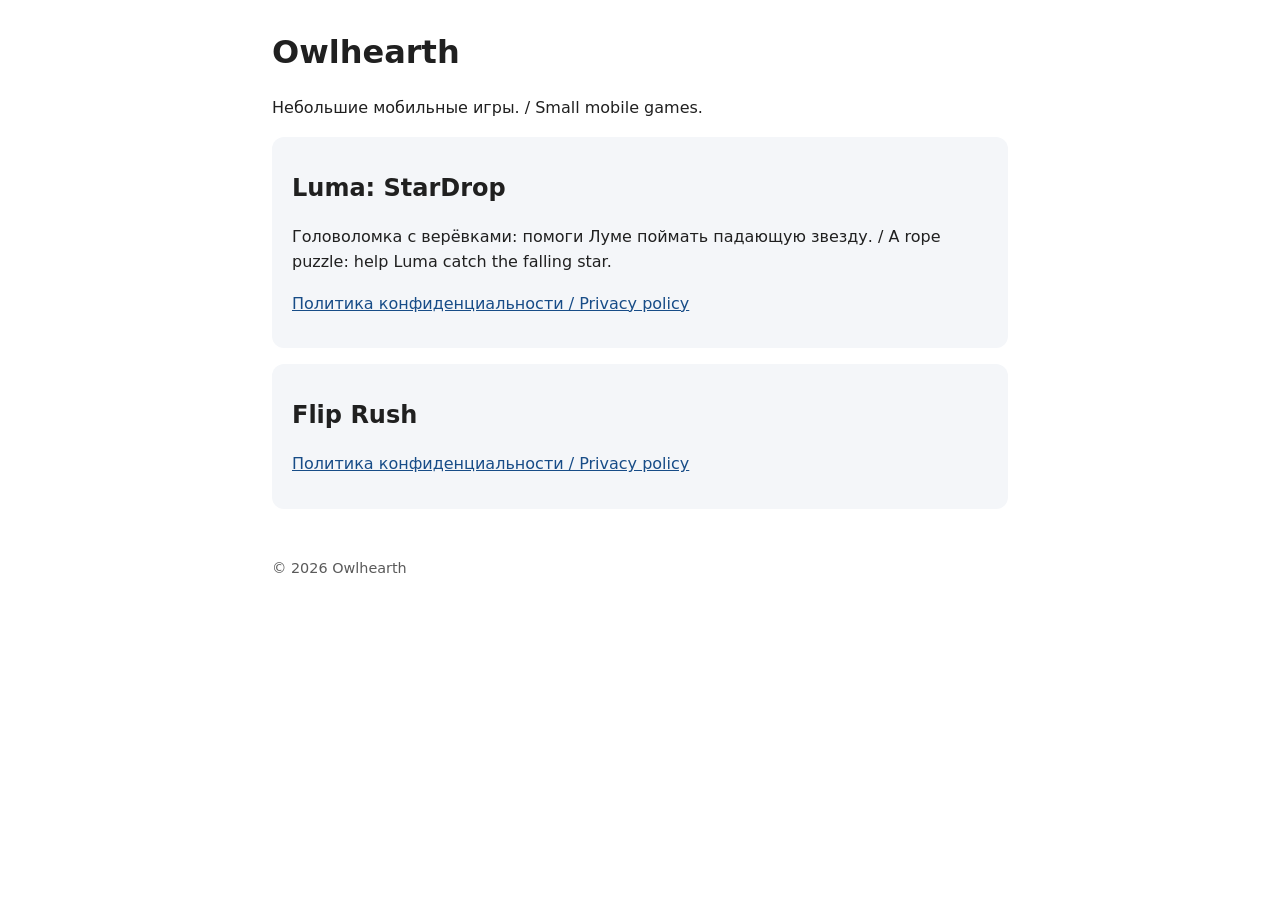
<file: index.html>
<!doctype html>
<html lang="ru">
<head>
  <meta charset="utf-8">
  <meta name="viewport" content="width=device-width, initial-scale=1">
  <title>Owlhearth</title>
  <link rel="stylesheet" href="style.css">
</head>
<body>
  <h1>Owlhearth</h1>
  <p>Небольшие мобильные игры. / Small mobile games.</p>
  <div class="card">
    <h2>Luma: StarDrop</h2>
    <p>Головоломка с верёвками: помоги Луме поймать падающую звезду. / A rope puzzle: help Luma catch the falling star.</p>
    <p><a href="stardrop/privacy-policy.html">Политика конфиденциальности / Privacy policy</a></p>
  </div>
  <div class="card">
    <h2>Flip Rush</h2>
    <p><a href="flip/privacy-policy.html">Политика конфиденциальности / Privacy policy</a></p>
  </div>
  <footer>&copy; 2026 Owlhearth</footer>
</body>
</html>
</file>
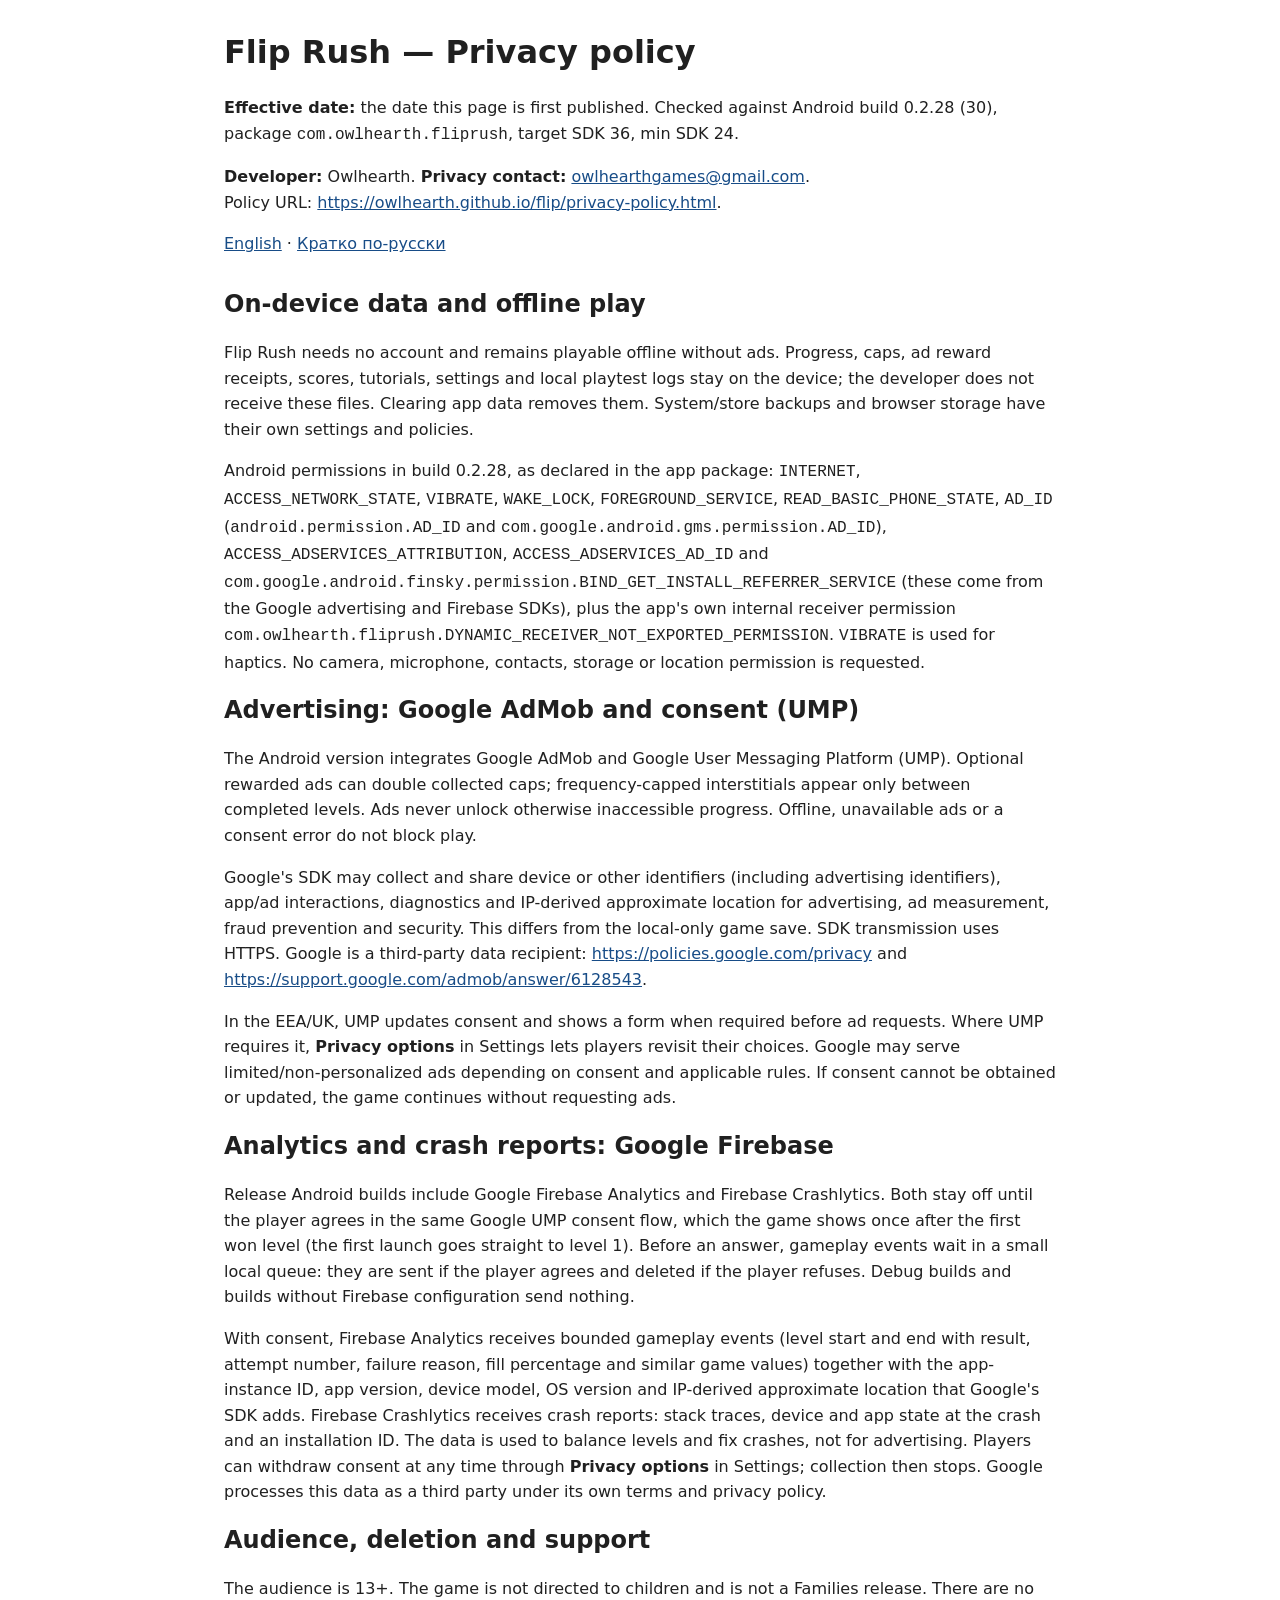
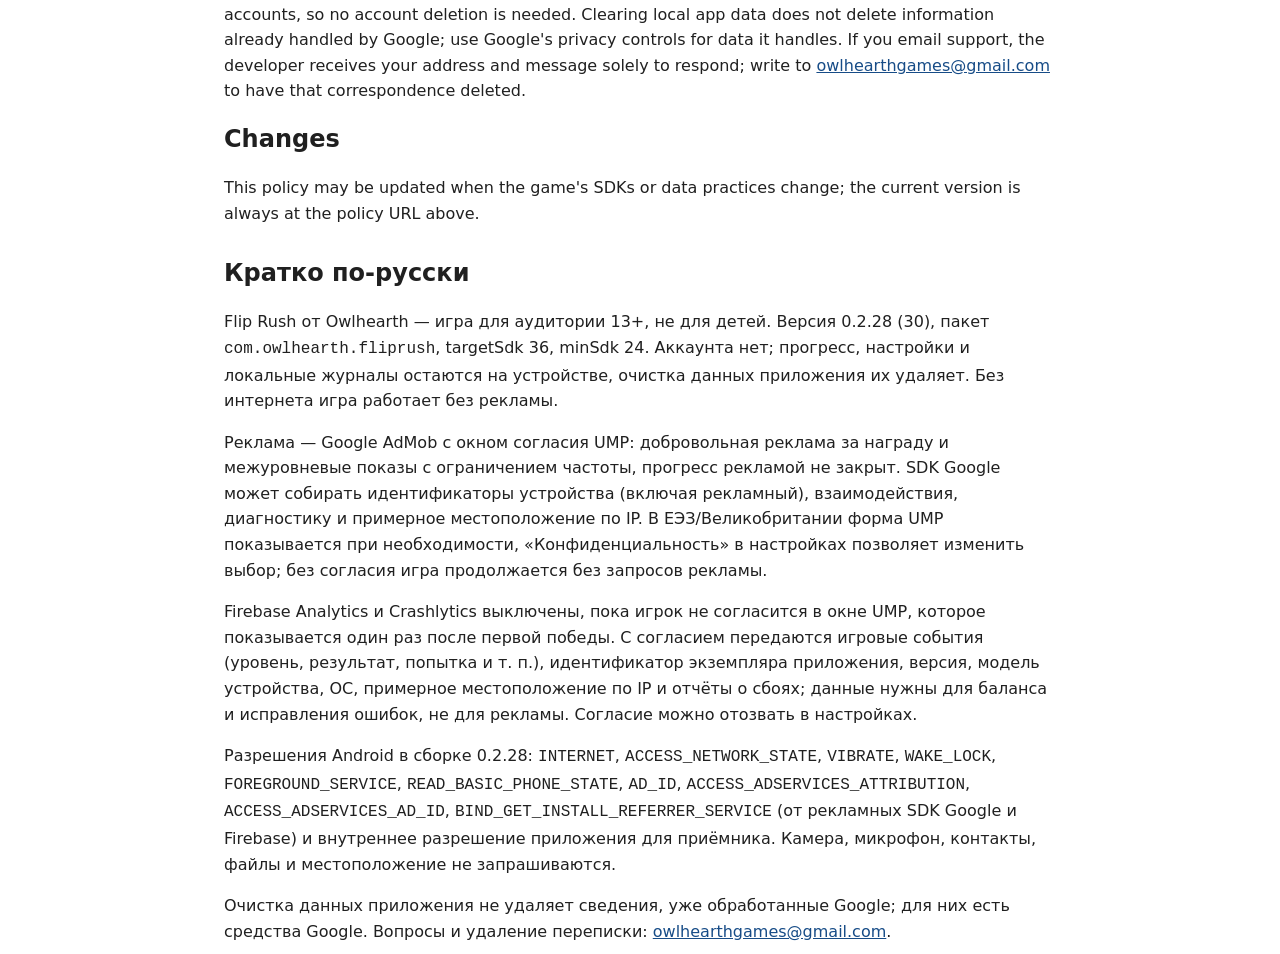
<file: flip/privacy-policy.html>
<!doctype html>
<html lang="en">
<head>
  <meta charset="utf-8">
  <meta name="viewport" content="width=device-width, initial-scale=1">
  <title>Flip Rush — Privacy policy</title>
  <style>
    body { max-width: 52rem; margin: 2rem auto; padding: 0 1rem; font: 1rem/1.6 system-ui, sans-serif; color: #202020; background: #fff; }
    h1, h2 { line-height: 1.3; }
    a { color: #174c87; overflow-wrap: anywhere; }
    section { margin-top: 2rem; }
  </style>
</head>
<body>
  <header>
    <h1>Flip Rush — Privacy policy</h1>
    <p><strong>Effective date:</strong> the date this page is first published. Checked against Android build 0.2.28 (30), package <code>com.owlhearth.fliprush</code>, target SDK 36, min SDK 24.</p>
    <p><strong>Developer:</strong> Owlhearth. <strong>Privacy contact:</strong> <a href="mailto:owlhearthgames@gmail.com">owlhearthgames@gmail.com</a>.<br>
      Policy URL: <a href="https://owlhearth.github.io/flip/privacy-policy.html">https://owlhearth.github.io/flip/privacy-policy.html</a>.</p>
    <nav aria-label="Language"><a href="#en">English</a> · <a href="#ru" lang="ru">Кратко по-русски</a></nav>
  </header>
  <main>
    <section id="en" aria-labelledby="en-title">
      <h2 id="en-title">On-device data and offline play</h2>
      <p>Flip Rush needs no account and remains playable offline without ads. Progress, caps, ad reward receipts, scores, tutorials, settings and local playtest logs stay on the device; the developer does not receive these files. Clearing app data removes them. System/store backups and browser storage have their own settings and policies.</p>
      <p>Android permissions in build 0.2.28, as declared in the app package: <code>INTERNET</code>, <code>ACCESS_NETWORK_STATE</code>, <code>VIBRATE</code>, <code>WAKE_LOCK</code>, <code>FOREGROUND_SERVICE</code>, <code>READ_BASIC_PHONE_STATE</code>, <code>AD_ID</code> (<code>android.permission.AD_ID</code> and <code>com.google.android.gms.permission.AD_ID</code>), <code>ACCESS_ADSERVICES_ATTRIBUTION</code>, <code>ACCESS_ADSERVICES_AD_ID</code> and <code>com.google.android.finsky.permission.BIND_GET_INSTALL_REFERRER_SERVICE</code> (these come from the Google advertising and Firebase SDKs), plus the app's own internal receiver permission <code>com.owlhearth.fliprush.DYNAMIC_RECEIVER_NOT_EXPORTED_PERMISSION</code>. <code>VIBRATE</code> is used for haptics. No camera, microphone, contacts, storage or location permission is requested.</p>

      <h2>Advertising: Google AdMob and consent (UMP)</h2>
      <p>The Android version integrates Google AdMob and Google User Messaging Platform (UMP). Optional rewarded ads can double collected caps; frequency-capped interstitials appear only between completed levels. Ads never unlock otherwise inaccessible progress. Offline, unavailable ads or a consent error do not block play.</p>
      <p>Google's SDK may collect and share device or other identifiers (including advertising identifiers), app/ad interactions, diagnostics and IP-derived approximate location for advertising, ad measurement, fraud prevention and security. This differs from the local-only game save. SDK transmission uses HTTPS. Google is a third-party data recipient: <a href="https://policies.google.com/privacy">https://policies.google.com/privacy</a> and <a href="https://support.google.com/admob/answer/6128543">https://support.google.com/admob/answer/6128543</a>.</p>
      <p>In the EEA/UK, UMP updates consent and shows a form when required before ad requests. Where UMP requires it, <strong>Privacy options</strong> in Settings lets players revisit their choices. Google may serve limited/non-personalized ads depending on consent and applicable rules. If consent cannot be obtained or updated, the game continues without requesting ads.</p>

      <h2>Analytics and crash reports: Google Firebase</h2>
      <p>Release Android builds include Google Firebase Analytics and Firebase Crashlytics. Both stay off until the player agrees in the same Google UMP consent flow, which the game shows once after the first won level (the first launch goes straight to level 1). Before an answer, gameplay events wait in a small local queue: they are sent if the player agrees and deleted if the player refuses. Debug builds and builds without Firebase configuration send nothing.</p>
      <p>With consent, Firebase Analytics receives bounded gameplay events (level start and end with result, attempt number, failure reason, fill percentage and similar game values) together with the app-instance ID, app version, device model, OS version and IP-derived approximate location that Google's SDK adds. Firebase Crashlytics receives crash reports: stack traces, device and app state at the crash and an installation ID. The data is used to balance levels and fix crashes, not for advertising. Players can withdraw consent at any time through <strong>Privacy options</strong> in Settings; collection then stops. Google processes this data as a third party under its own terms and privacy policy.</p>

      <h2>Audience, deletion and support</h2>
      <p>The audience is 13+. The game is not directed to children and is not a Families release. There are no accounts, so no account deletion is needed. Clearing local app data does not delete information already handled by Google; use Google's privacy controls for data it handles. If you email support, the developer receives your address and message solely to respond; write to <a href="mailto:owlhearthgames@gmail.com">owlhearthgames@gmail.com</a> to have that correspondence deleted.</p>

      <h2>Changes</h2>
      <p>This policy may be updated when the game's SDKs or data practices change; the current version is always at the policy URL above.</p>
    </section>

    <section id="ru" lang="ru" aria-labelledby="ru-title">
      <h2 id="ru-title">Кратко по-русски</h2>
      <p>Flip Rush от Owlhearth — игра для аудитории 13+, не для детей. Версия 0.2.28 (30), пакет <code>com.owlhearth.fliprush</code>, targetSdk 36, minSdk 24. Аккаунта нет; прогресс, настройки и локальные журналы остаются на устройстве, очистка данных приложения их удаляет. Без интернета игра работает без рекламы.</p>
      <p>Реклама — Google AdMob с окном согласия UMP: добровольная реклама за награду и межуровневые показы с ограничением частоты, прогресс рекламой не закрыт. SDK Google может собирать идентификаторы устройства (включая рекламный), взаимодействия, диагностику и примерное местоположение по IP. В ЕЭЗ/Великобритании форма UMP показывается при необходимости, «Конфиденциальность» в настройках позволяет изменить выбор; без согласия игра продолжается без запросов рекламы.</p>
      <p>Firebase Analytics и Crashlytics выключены, пока игрок не согласится в окне UMP, которое показывается один раз после первой победы. С согласием передаются игровые события (уровень, результат, попытка и т. п.), идентификатор экземпляра приложения, версия, модель устройства, ОС, примерное местоположение по IP и отчёты о сбоях; данные нужны для баланса и исправления ошибок, не для рекламы. Согласие можно отозвать в настройках.</p>
      <p>Разрешения Android в сборке 0.2.28: <code>INTERNET</code>, <code>ACCESS_NETWORK_STATE</code>, <code>VIBRATE</code>, <code>WAKE_LOCK</code>, <code>FOREGROUND_SERVICE</code>, <code>READ_BASIC_PHONE_STATE</code>, <code>AD_ID</code>, <code>ACCESS_ADSERVICES_ATTRIBUTION</code>, <code>ACCESS_ADSERVICES_AD_ID</code>, <code>BIND_GET_INSTALL_REFERRER_SERVICE</code> (от рекламных SDK Google и Firebase) и внутреннее разрешение приложения для приёмника. Камера, микрофон, контакты, файлы и местоположение не запрашиваются.</p>
      <p>Очистка данных приложения не удаляет сведения, уже обработанные Google; для них есть средства Google. Вопросы и удаление переписки: <a href="mailto:owlhearthgames@gmail.com">owlhearthgames@gmail.com</a>.</p>
    </section>
  </main>
</body>
</html>
</file>
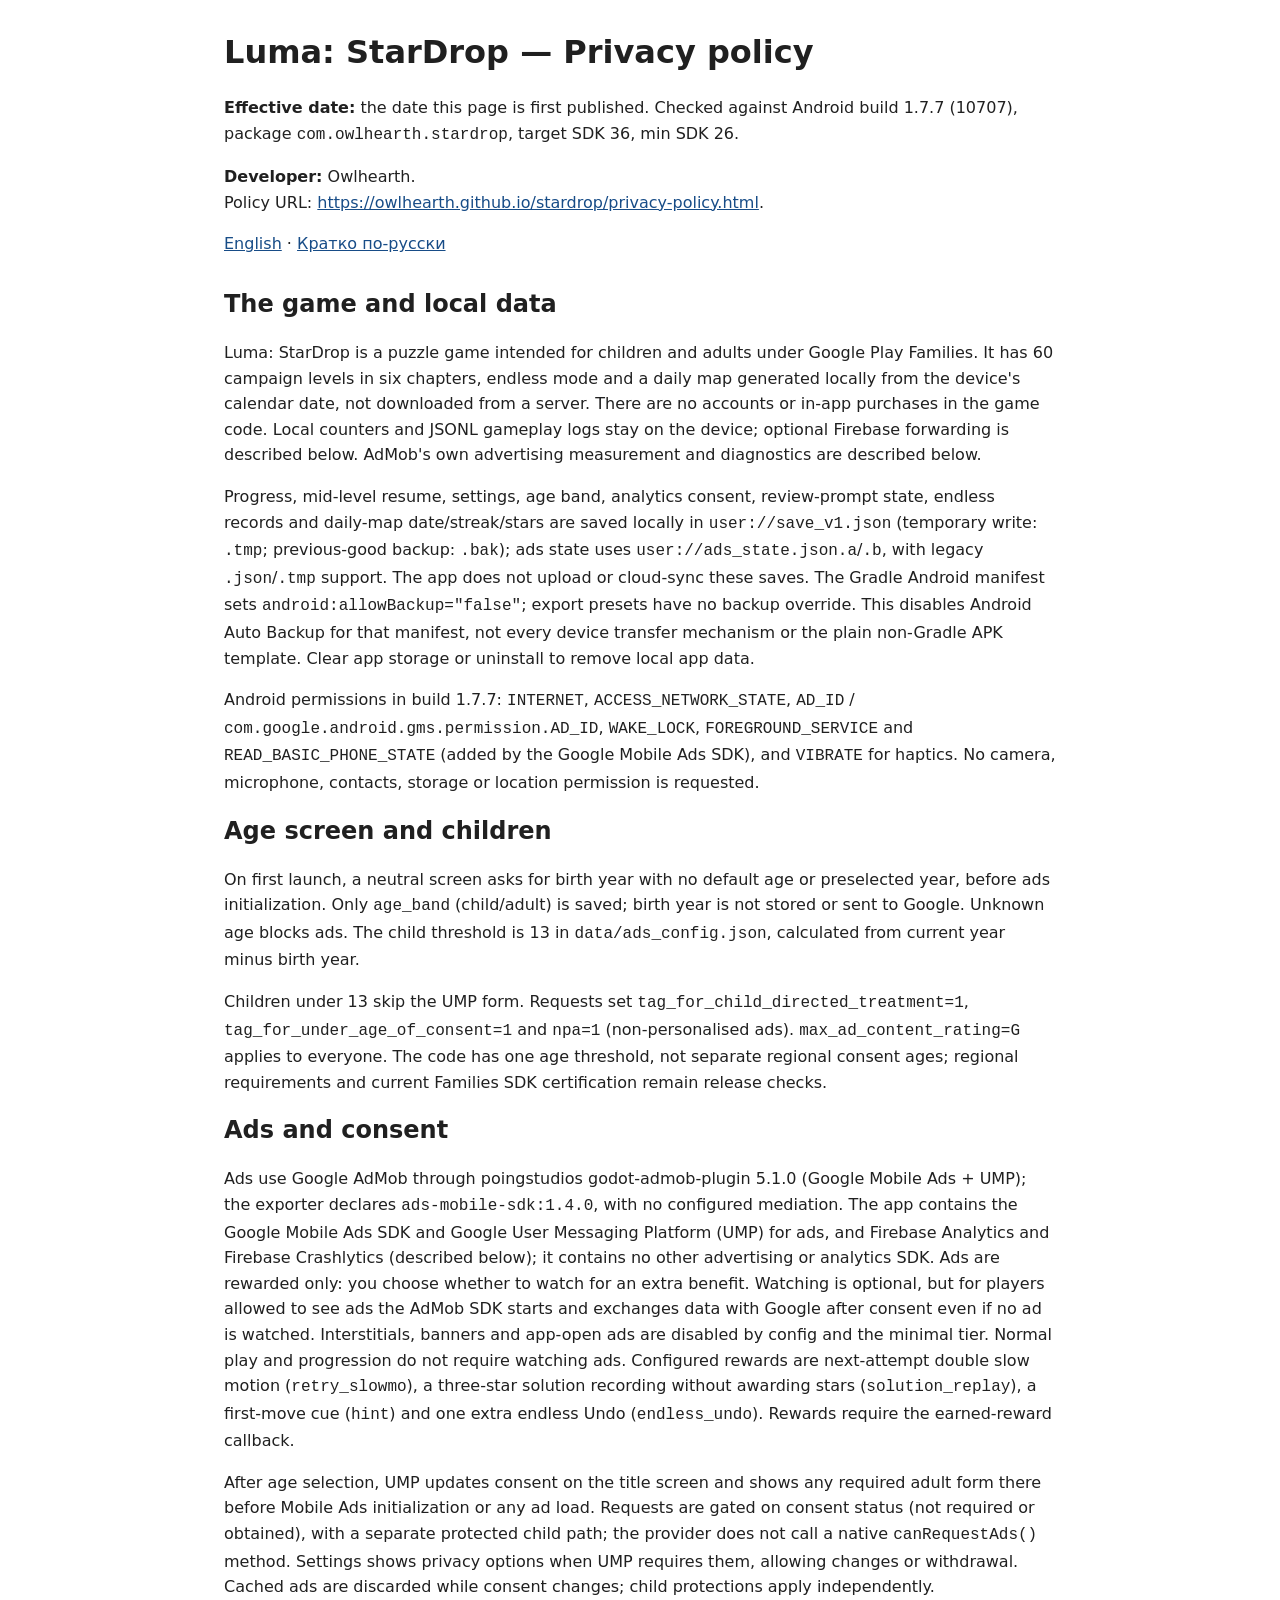
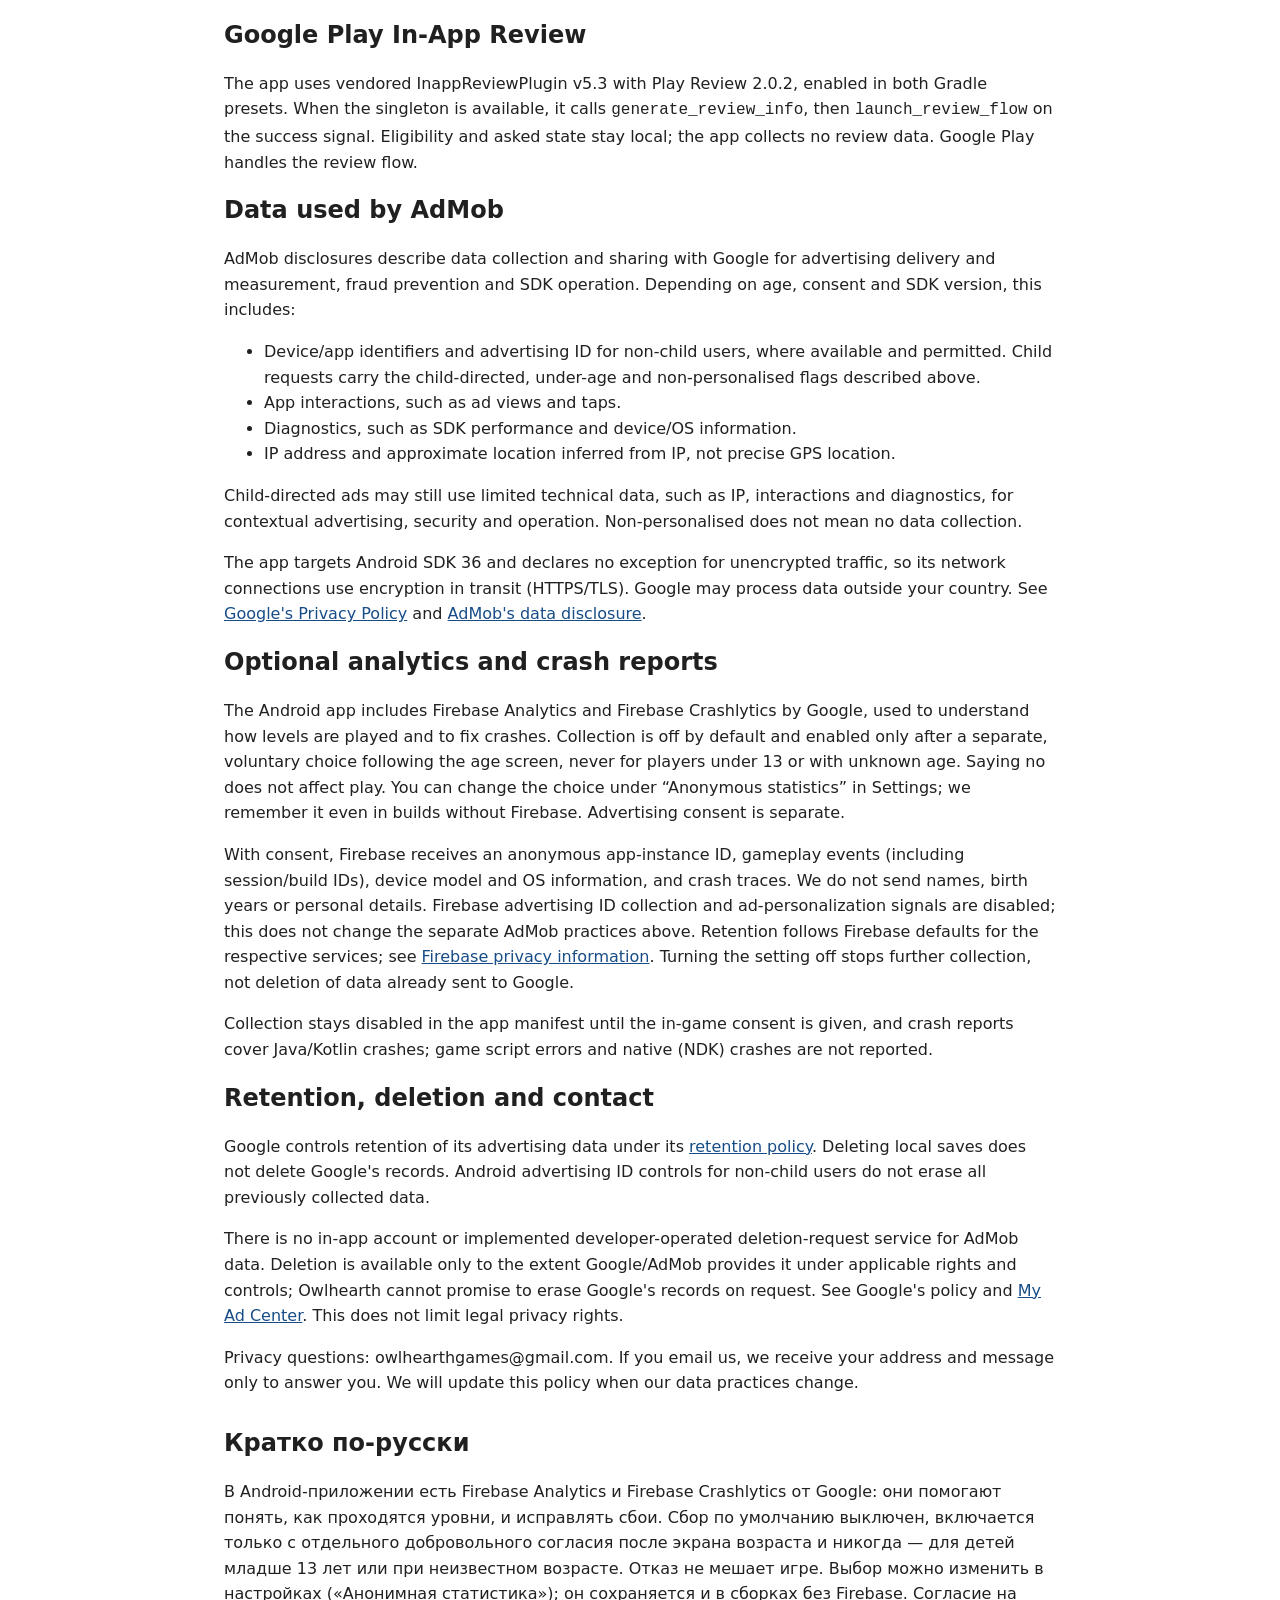
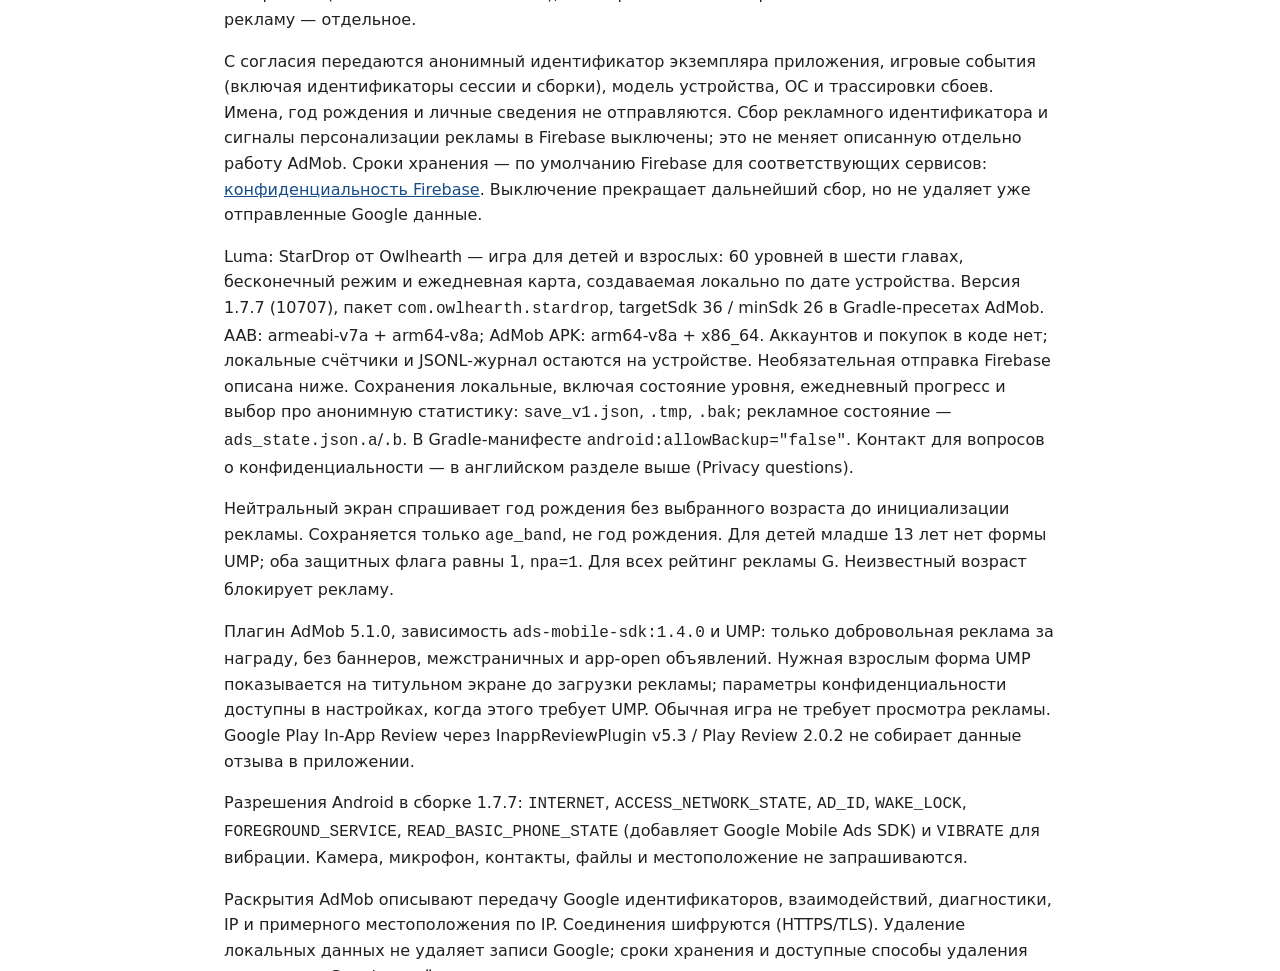
<file: stardrop/privacy-policy.html>
<!doctype html>
<html lang="en">
<head>
  <meta charset="utf-8">
  <meta name="viewport" content="width=device-width, initial-scale=1">
  <title>Luma: StarDrop — Privacy policy</title>
  <style>
    body { max-width: 52rem; margin: 2rem auto; padding: 0 1rem; font: 1rem/1.6 system-ui, sans-serif; color: #202020; background: #fff; }
    h1, h2 { line-height: 1.3; }
    a { color: #174c87; overflow-wrap: anywhere; }
    section { margin-top: 2rem; }
  </style>
</head>
<body>
  <header>
    <h1>Luma: StarDrop — Privacy policy</h1>
    <p><strong>Effective date:</strong> the date this page is first published. Checked against Android build 1.7.7 (10707), package <code>com.owlhearth.stardrop</code>, target SDK 36, min SDK 26.</p>
    <p><strong>Developer:</strong> Owlhearth.<br>
      Policy URL: <a href="https://owlhearth.github.io/stardrop/privacy-policy.html">https://owlhearth.github.io/stardrop/privacy-policy.html</a>.</p>
    <nav aria-label="Language"><a href="#en">English</a> · <a href="#ru" lang="ru">Кратко по-русски</a></nav>
  </header>
  <main>
    <section id="en" aria-labelledby="en-title">
      <h2 id="en-title">The game and local data</h2>
      <p>Luma: StarDrop is a puzzle game intended for children and adults under Google Play Families. It has 60 campaign levels in six chapters, endless mode and a daily map generated locally from the device's calendar date, not downloaded from a server. There are no accounts or in-app purchases in the game code. Local counters and JSONL gameplay logs stay on the device; optional Firebase forwarding is described below. AdMob's own advertising measurement and diagnostics are described below.</p>
      <p>Progress, mid-level resume, settings, age band, analytics consent, review-prompt state, endless records and daily-map date/streak/stars are saved locally in <code>user://save_v1.json</code> (temporary write: <code>.tmp</code>; previous-good backup: <code>.bak</code>); ads state uses <code>user://ads_state.json.a</code>/<code>.b</code>, with legacy <code>.json</code>/<code>.tmp</code> support. The app does not upload or cloud-sync these saves. The Gradle Android manifest sets <code>android:allowBackup="false"</code>; export presets have no backup override. This disables Android Auto Backup for that manifest, not every device transfer mechanism or the plain non-Gradle APK template. Clear app storage or uninstall to remove local app data.</p>
      <p>Android permissions in build 1.7.7: <code>INTERNET</code>, <code>ACCESS_NETWORK_STATE</code>, <code>AD_ID</code> / <code>com.google.android.gms.permission.AD_ID</code>, <code>WAKE_LOCK</code>, <code>FOREGROUND_SERVICE</code> and <code>READ_BASIC_PHONE_STATE</code> (added by the Google Mobile Ads SDK), and <code>VIBRATE</code> for haptics. No camera, microphone, contacts, storage or location permission is requested.</p>
      <h2>Age screen and children</h2>
      <p>On first launch, a neutral screen asks for birth year with no default age or preselected year, before ads initialization. Only <code>age_band</code> (child/adult) is saved; birth year is not stored or sent to Google. Unknown age blocks ads. The child threshold is 13 in <code>data/ads_config.json</code>, calculated from current year minus birth year.</p>
      <p>Children under 13 skip the UMP form. Requests set <code>tag_for_child_directed_treatment=1</code>, <code>tag_for_under_age_of_consent=1</code> and <code>npa=1</code> (non-personalised ads). <code>max_ad_content_rating=G</code> applies to everyone. The code has one age threshold, not separate regional consent ages; regional requirements and current Families SDK certification remain release checks.</p>
      <h2>Ads and consent</h2>
      <p>Ads use Google AdMob through poingstudios godot-admob-plugin 5.1.0 (Google Mobile Ads + UMP); the exporter declares <code>ads-mobile-sdk:1.4.0</code>, with no configured mediation. The app contains the Google Mobile Ads SDK and Google User Messaging Platform (UMP) for ads, and Firebase Analytics and Firebase Crashlytics (described below); it contains no other advertising or analytics SDK. Ads are rewarded only: you choose whether to watch for an extra benefit. Watching is optional, but for players allowed to see ads the AdMob SDK starts and exchanges data with Google after consent even if no ad is watched. Interstitials, banners and app-open ads are disabled by config and the minimal tier. Normal play and progression do not require watching ads. Configured rewards are next-attempt double slow motion (<code>retry_slowmo</code>), a three-star solution recording without awarding stars (<code>solution_replay</code>), a first-move cue (<code>hint</code>) and one extra endless Undo (<code>endless_undo</code>). Rewards require the earned-reward callback.</p>
      <p>After age selection, UMP updates consent on the title screen and shows any required adult form there before Mobile Ads initialization or any ad load. Requests are gated on consent status (not required or obtained), with a separate protected child path; the provider does not call a native <code>canRequestAds()</code> method. Settings shows privacy options when UMP requires them, allowing changes or withdrawal. Cached ads are discarded while consent changes; child protections apply independently.</p>
      <h2>Google Play In-App Review</h2>
      <p>The app uses vendored InappReviewPlugin v5.3 with Play Review 2.0.2, enabled in both Gradle presets. When the singleton is available, it calls <code>generate_review_info</code>, then <code>launch_review_flow</code> on the success signal. Eligibility and asked state stay local; the app collects no review data. Google Play handles the review flow.</p>
      <h2>Data used by AdMob</h2>
      <p>AdMob disclosures describe data collection and sharing with Google for advertising delivery and measurement, fraud prevention and SDK operation. Depending on age, consent and SDK version, this includes:</p>
      <ul>
        <li>Device/app identifiers and advertising ID for non-child users, where available and permitted. Child requests carry the child-directed, under-age and non-personalised flags described above.</li>
        <li>App interactions, such as ad views and taps.</li>
        <li>Diagnostics, such as SDK performance and device/OS information.</li>
        <li>IP address and approximate location inferred from IP, not precise GPS location.</li>
      </ul>
      <p>Child-directed ads may still use limited technical data, such as IP, interactions and diagnostics, for contextual advertising, security and operation. Non-personalised does not mean no data collection.</p>
      <p>The app targets Android SDK 36 and declares no exception for unencrypted traffic, so its network connections use encryption in transit (HTTPS/TLS). Google may process data outside your country. See <a href="https://policies.google.com/privacy">Google's Privacy Policy</a> and <a href="https://developers.google.com/admob/android/privacy/play-data-disclosure">AdMob's data disclosure</a>.</p>
      <h2>Optional analytics and crash reports</h2>
      <p>The Android app includes Firebase Analytics and Firebase Crashlytics by Google, used to understand how levels are played and to fix crashes. Collection is off by default and enabled only after a separate, voluntary choice following the age screen, never for players under 13 or with unknown age. Saying no does not affect play. You can change the choice under “Anonymous statistics” in Settings; we remember it even in builds without Firebase. Advertising consent is separate.</p>
      <p>With consent, Firebase receives an anonymous app-instance ID, gameplay events (including session/build IDs), device model and OS information, and crash traces. We do not send names, birth years or personal details. Firebase advertising ID collection and ad-personalization signals are disabled; this does not change the separate AdMob practices above. Retention follows Firebase defaults for the respective services; see <a href="https://firebase.google.com/support/privacy">Firebase privacy information</a>. Turning the setting off stops further collection, not deletion of data already sent to Google.</p>
      <p>Collection stays disabled in the app manifest until the in-game consent is given, and crash reports cover Java/Kotlin crashes; game script errors and native (NDK) crashes are not reported.</p>
      <h2>Retention, deletion and contact</h2>
      <p>Google controls retention of its advertising data under its <a href="https://policies.google.com/technologies/retention">retention policy</a>. Deleting local saves does not delete Google's records. Android advertising ID controls for non-child users do not erase all previously collected data.</p>
      <p>There is no in-app account or implemented developer-operated deletion-request service for AdMob data. Deletion is available only to the extent Google/AdMob provides it under applicable rights and controls; Owlhearth cannot promise to erase Google's records on request. See Google's policy and <a href="https://myadcenter.google.com/">My Ad Center</a>. This does not limit legal privacy rights.</p>
      <p>Privacy questions: owlhearthgames@gmail.com. If you email us, we receive your address and message only to answer you. We will update this policy when our data practices change.</p>
    </section>
    <section id="ru" lang="ru" aria-labelledby="ru-title">
      <h2 id="ru-title">Кратко по-русски</h2>
      <p>В Android-приложении есть Firebase Analytics и Firebase Crashlytics от Google: они помогают понять, как проходятся уровни, и исправлять сбои. Сбор по умолчанию выключен, включается только с отдельного добровольного согласия после экрана возраста и никогда — для детей младше 13 лет или при неизвестном возрасте. Отказ не мешает игре. Выбор можно изменить в настройках («Анонимная статистика»); он сохраняется и в сборках без Firebase. Согласие на рекламу — отдельное.</p>
      <p>С согласия передаются анонимный идентификатор экземпляра приложения, игровые события (включая идентификаторы сессии и сборки), модель устройства, ОС и трассировки сбоев. Имена, год рождения и личные сведения не отправляются. Сбор рекламного идентификатора и сигналы персонализации рекламы в Firebase выключены; это не меняет описанную отдельно работу AdMob. Сроки хранения — по умолчанию Firebase для соответствующих сервисов: <a href="https://firebase.google.com/support/privacy">конфиденциальность Firebase</a>. Выключение прекращает дальнейший сбор, но не удаляет уже отправленные Google данные.</p>
      <p>Luma: StarDrop от Owlhearth — игра для детей и взрослых: 60 уровней в шести главах, бесконечный режим и ежедневная карта, создаваемая локально по дате устройства. Версия 1.7.7 (10707), пакет <code>com.owlhearth.stardrop</code>, targetSdk 36 / minSdk 26 в Gradle-пресетах AdMob. AAB: armeabi-v7a + arm64-v8a; AdMob APK: arm64-v8a + x86_64. Аккаунтов и покупок в коде нет; локальные счётчики и JSONL-журнал остаются на устройстве. Необязательная отправка Firebase описана ниже. Сохранения локальные, включая состояние уровня, ежедневный прогресс и выбор про анонимную статистику: <code>save_v1.json</code>, <code>.tmp</code>, <code>.bak</code>; рекламное состояние — <code>ads_state.json.a</code>/<code>.b</code>. В Gradle-манифесте <code>android:allowBackup="false"</code>. Контакт для вопросов о конфиденциальности — в английском разделе выше (Privacy questions).</p>
      <p>Нейтральный экран спрашивает год рождения без выбранного возраста до инициализации рекламы. Сохраняется только <code>age_band</code>, не год рождения. Для детей младше 13 лет нет формы UMP; оба защитных флага равны 1, <code>npa=1</code>. Для всех рейтинг рекламы G. Неизвестный возраст блокирует рекламу.</p>
      <p>Плагин AdMob 5.1.0, зависимость <code>ads-mobile-sdk:1.4.0</code> и UMP: только добровольная реклама за награду, без баннеров, межстраничных и app-open объявлений. Нужная взрослым форма UMP показывается на титульном экране до загрузки рекламы; параметры конфиденциальности доступны в настройках, когда этого требует UMP. Обычная игра не требует просмотра рекламы. Google Play In-App Review через InappReviewPlugin v5.3 / Play Review 2.0.2 не собирает данные отзыва в приложении.</p>
      <p>Разрешения Android в сборке 1.7.7: <code>INTERNET</code>, <code>ACCESS_NETWORK_STATE</code>, <code>AD_ID</code>, <code>WAKE_LOCK</code>, <code>FOREGROUND_SERVICE</code>, <code>READ_BASIC_PHONE_STATE</code> (добавляет Google Mobile Ads SDK) и <code>VIBRATE</code> для вибрации. Камера, микрофон, контакты, файлы и местоположение не запрашиваются.</p>
      <p>Раскрытия AdMob описывают передачу Google идентификаторов, взаимодействий, диагностики, IP и примерного местоположения по IP. Соединения шифруются (HTTPS/TLS). Удаление локальных данных не удаляет записи Google; сроки хранения и доступные способы удаления определяет Google с учётом применимого закона.</p>
    </section>
  </main>
</body>
</html>
</file>
<file: style.css>
:root { --bg:#fff; --fg:#202020; --link:#174c87; --muted:#5a5a5a; --card:#f4f6f9; }
@media (prefers-color-scheme: dark) { :root { --bg:#14161a; --fg:#e8e8e8; --link:#8ab4f8; --muted:#a0a0a0; --card:#1d2026; } }
body { max-width: 46rem; margin: 2rem auto; padding: 0 1rem; font: 1rem/1.6 system-ui, sans-serif; color: var(--fg); background: var(--bg); }
a { color: var(--link); overflow-wrap: anywhere; }
h1, h2, h3 { line-height: 1.3; }
.card { background: var(--card); border-radius: 12px; padding: 1rem 1.25rem; margin: 1rem 0; }
.muted { color: var(--muted); }
footer { margin-top: 3rem; font-size: .9rem; color: var(--muted); }
</file>
